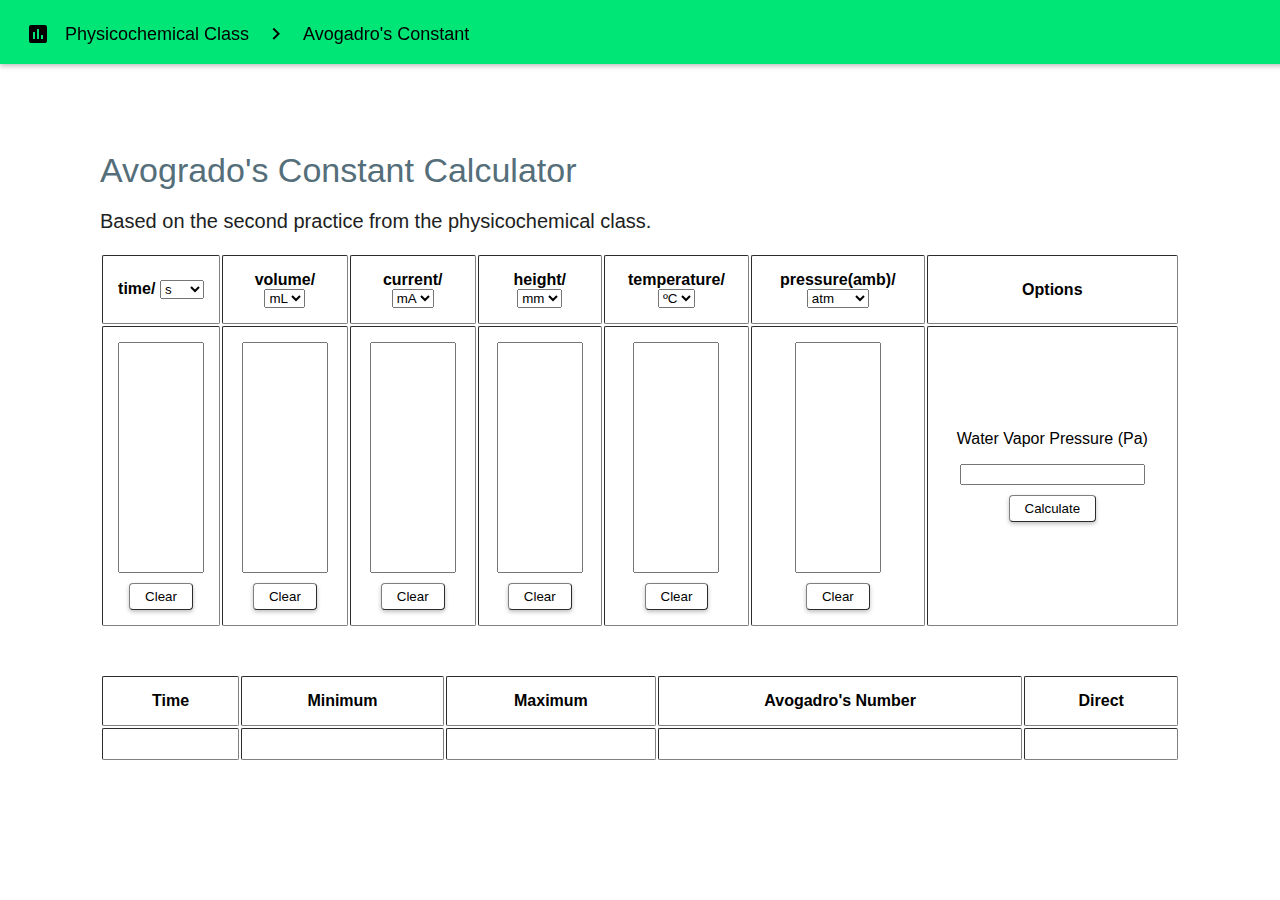
<file: area.html>
<!-- P�gina criada por Vicente Parmigiani em 26/08/2019 �s 17h-->
<html lang="pt">
	<head>
		<title>Avogadro's Constant Calculator</title>
		<link rel="icon" type="image/png" href="icon.png" />
		<link rel="stylesheet" type="text/css" href="areaS.css">
		<script src="areaJS.js"></script>
		<link href="https://fonts.googleapis.com/icon?family=Material+Icons" rel="stylesheet">
	</head>
	<body>
		<header>
			<p style="margin-top:-15px;">
				<i class="material-icons" md-24 md-dark style="vertical-align: middle;padding: 10px;">insert_chart</i>
				<text style="margin-top: 1px;vertical-align: middle;">Physicochemical Class</text>
				<i class="material-icons" md-24 md-dark style="vertical-align: middle;padding: 10px;">keyboard_arrow_right</i>
				<text style="margin-top: 1px;vertical-align: middle;">Avogadro's Constant</text>
			</p>
		</header>
		<div id="body">
			<text class="chapT">Avogrado's Constant Calculator</text>
			<p>Based on the second practice from the physicochemical class.</p>
			<div id="input">
				<table style="width:100%; padding-right:100px" border="1">
					<tr>
						<th>time/
							<select id="time">
							  <option value="s">s</option>
							  <option value="m">min</option>
							  <option value="h">h</option>
							</select>
						</th>
						<th>volume/
							<select id="volume">
							  <option value="ml">mL</option>
							  <option value="l">L</option>
							  <option value="m3">m³</option>
							</select>
						</th>
						<th>current/
							<select id="current">
							  <option value="mA">mA</option>
							  <option value="A">A</option>
							</select>
						</th>
						<th>height/
							<select id="height">
							  <option value="mm">mm</option>
							  <option value="cm">cm</option>
								<option value="m">m</option>
							</select>
						</th>
						<th>temperature/
							<select id="temperature">
							  <option value="c">ºC</option>
							  <option value="f">ºF</option>
								<option value="k">K</option>
							</select>
						</th>
						<th>pressure(amb)/
							<select id="pressure">
							  <option value="atm">atm</option>
								<option value="bar">bar</option>
								<option value="mmhg">mmHg</option>
								<option value="pa">Pa</option>
							</select>
						</th>
						<th>
							Options
						</th>
					</tr>
					<tr class="textareatable">
						<td><textarea id="ta1" class="textarea" rows="15" cols="8"></textarea><br/><button onclick="clear(1)">Clear</button></td>
						<td><textarea id="ta2" class="textarea" rows="15" cols="8"></textarea><br/><button onclick="clear(2)">Clear</button></td>
						<td><textarea id="ta3" class="textarea" rows="15" cols="8"></textarea><br/><button onclick="clear(3)">Clear</button></td>
						<td><textarea id="ta4" class="textarea" rows="15" cols="8"></textarea><br/><button onclick="clear(4)">Clear</button></td>
						<td><textarea id="ta5" class="textarea" rows="15" cols="8"></textarea><br/><button onclick="clear(5)">Clear</button></td>
						<td><textarea id="ta6" class="textarea" rows="15" cols="8"></textarea><br/><button onclick="clear(6)">Clear</button></td>
						<td><p>Water Vapor Pressure (Pa)</p><input id="wvp" type="number"></input><button onclick="solve()">Calculate</button></td>
					</tr>
				</table>
			</div>
			<br/>
			<br/>
			<table style="width:100%; padding-right:100px; margin-bottom: 100px" border="1">
				<tr>
					<th>Time</th>
					<th>Minimum</th>
					<th>Maximum</th>
					<th>Avogadro's Number</th>
					<th>Direct</th>
				</tr>
				<tr>
					<td id="timeR"></td>
					<td id="minR"></td>
					<td id="maxR"></td>
					<td id="avogR"></td>
					<td id="directR"></td>
				</tr>
			</table>
		</div>
	</body>
</html>
</file>
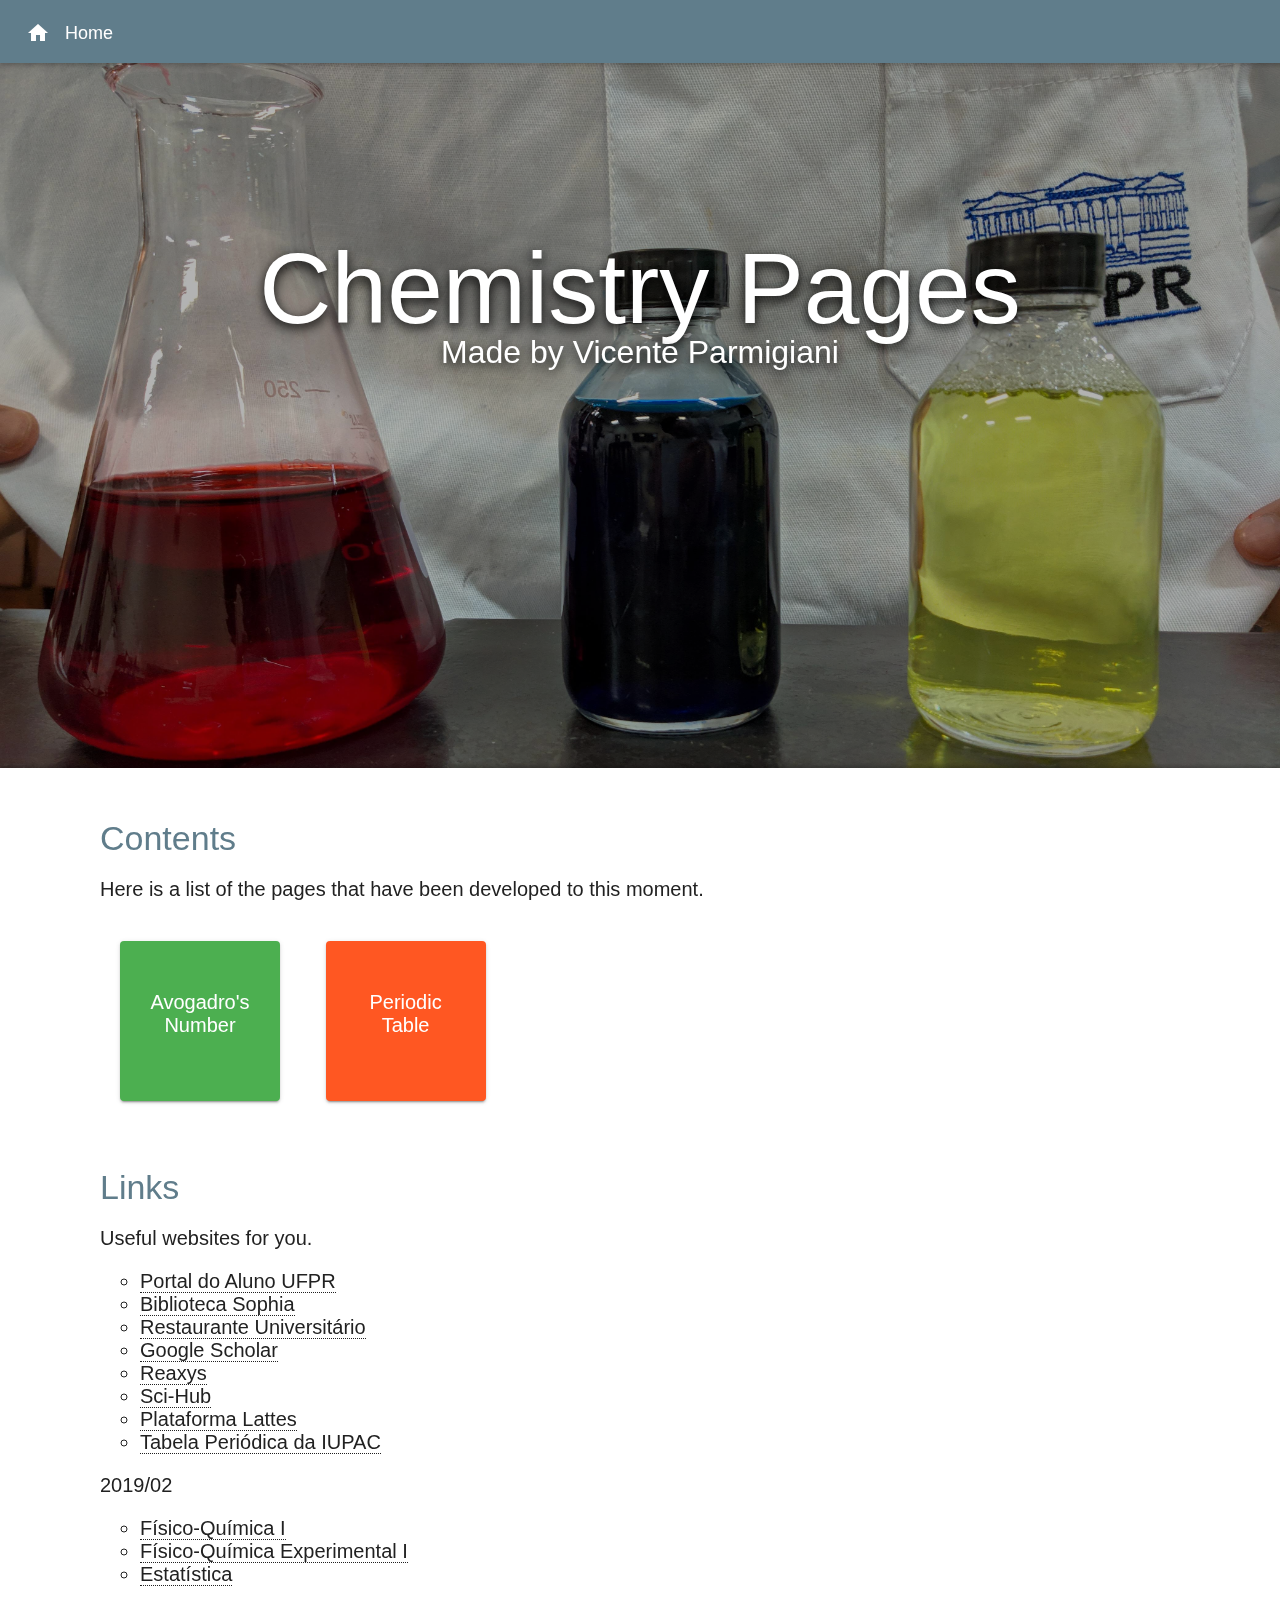
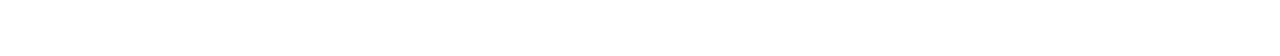
<file: src/home.html>
<!-- P�gina criada por Vicente Parmigiani em 25/08/2019 �s 19h-->
<html>
	<head>
		<title>Chemistry Pages</title>
		<link rel="icon" type="image/png" href="icon.png" />
		<link rel="stylesheet" type="text/css" href="style.css">
    <link href="https://fonts.googleapis.com/icon?family=Material+Icons"
      rel="stylesheet">
		<script src="int.js"></script>
	</head>
  <input type="button" class="TopH" id="go2Top" value="Back to top" onclick="scrollToTop()"></input>
	<body onload="load()">
		<div id="header">
			<p style="margin-top:-15px;">
				<i class="material-icons" md-24 md-light style="vertical-align: middle;padding: 10px;">home</i>
				<text style="margin-top: 1px;vertical-align: middle;">Home</text>
			</p>
		</div>
		<div style="-webkit-filter:brightness(70%)" class="background-video"></div>
		<div id="pre-body">
			<text id="mainT" class="pre-body-title">Chemistry Pages</text>
			<br>
			<text id="subT" class="pre-body-subtitle">Made by Vicente Parmigiani</text>
		</div>
		<div id="body">
			<text class="chapT">Contents</text>
			<p style="margin-right: 4%">Here is a list of the pages that have been developed to this moment.</p>
			<div id="applist">
				<a href="pages/areacalculator/area.html"><div class="appcard" style="background-color:#4CAF50">Avogadro's Number</div></a>
				<a href="pages/periodictable/table.html"><div class="appcard" style="background-color:#FF5722">Periodic Table</div></a>
				<!-- a href="Esp.html"><div class="appcard" style="background-color:#FFEB3B">Espanhol</div></a>
				<a href="Fil.html"><div class="appcard" style="background-color:#795548">Filosofia</div></a>
				<a href="Phisics.html"><div class="appcard" style="background-color:#009688">F�sica</div></a>
				<a href="Geo.html"><div class="appcard" style="background-color:#2196F3">Geografia</div></a>
				<a href="Art.html"><div class="appcard" style="background-color:#9C27B0">Arte</div></a>
				<a href="Lit.html"><div class="appcard" style="background-color:#E91E63">Literatura</div></a>
				<a href="Math.html"><div class="appcard" style="background-color:#FFC107">Analytical Chemistry</div></a>
				<a href="TXT.html"><div class="appcard" style="background-color:#3F51B5">Texto</div></a>
				<a href="Quimic.html"><div class="appcard" style="background-color:#8BC34A">Qu�mica</div></a>
				-->
			</div>
			<br><br>
			<text class="chapT">Links</text>
			<p>Useful websites for you.</p>
			<ul style="list-style-type: circle;">
				<li><a class="normal" href="https://portaldoaluno.ufpr.br/">Portal do Aluno UFPR</a></li>
				<li><a class="normal" href="http://acervo.ufpr.br/">Biblioteca Sophia</a></li>
				<li><a class="normal" href="http://www.pra.ufpr.br/portal/ru/ru-centro-politecnico/">Restaurante Universit&#225;rio</a></li>
				<li><a class="normal" href="https://scholar.google.com/">Google Scholar</a></li>
				<li><a class="normal" href="https://www.reaxys.com/">Reaxys</a></li>
				<li><a class="normal" href="https://sci-hub.tw/">Sci-Hub</a></li>
				<li><a class="normal" href="http://lattes.cnpq.br/">Plataforma Lattes</a></li>
				<li><a class="normal" href="https://iupac.org/wp-content/uploads/2018/12/IUPAC_Periodic_Table_A3-01Dec18.pdf">Tabela Peri&#243;dica da IUPAC</a></li>
			</ul>
			<p>2019/02</p>
			<ul style="list-style-type: circle;">
				<li><a class="normal" href="http://quimica.ufpr.br/edulsa/cq238/">Físico-Qu&#237;mica I</a></li>
				<li><a class="normal" href="http://quimica.ufpr.br/edulsa/cq239/">Físico-Qu&#237;mica Experimental I</a></li>
				<li><a class="normal" href="https://luanfiorentin.github.io/aulas-ufpr/">Estat&#237;stica</a></li>
			</ul>
		</div>
	</body>
</html>
</file>
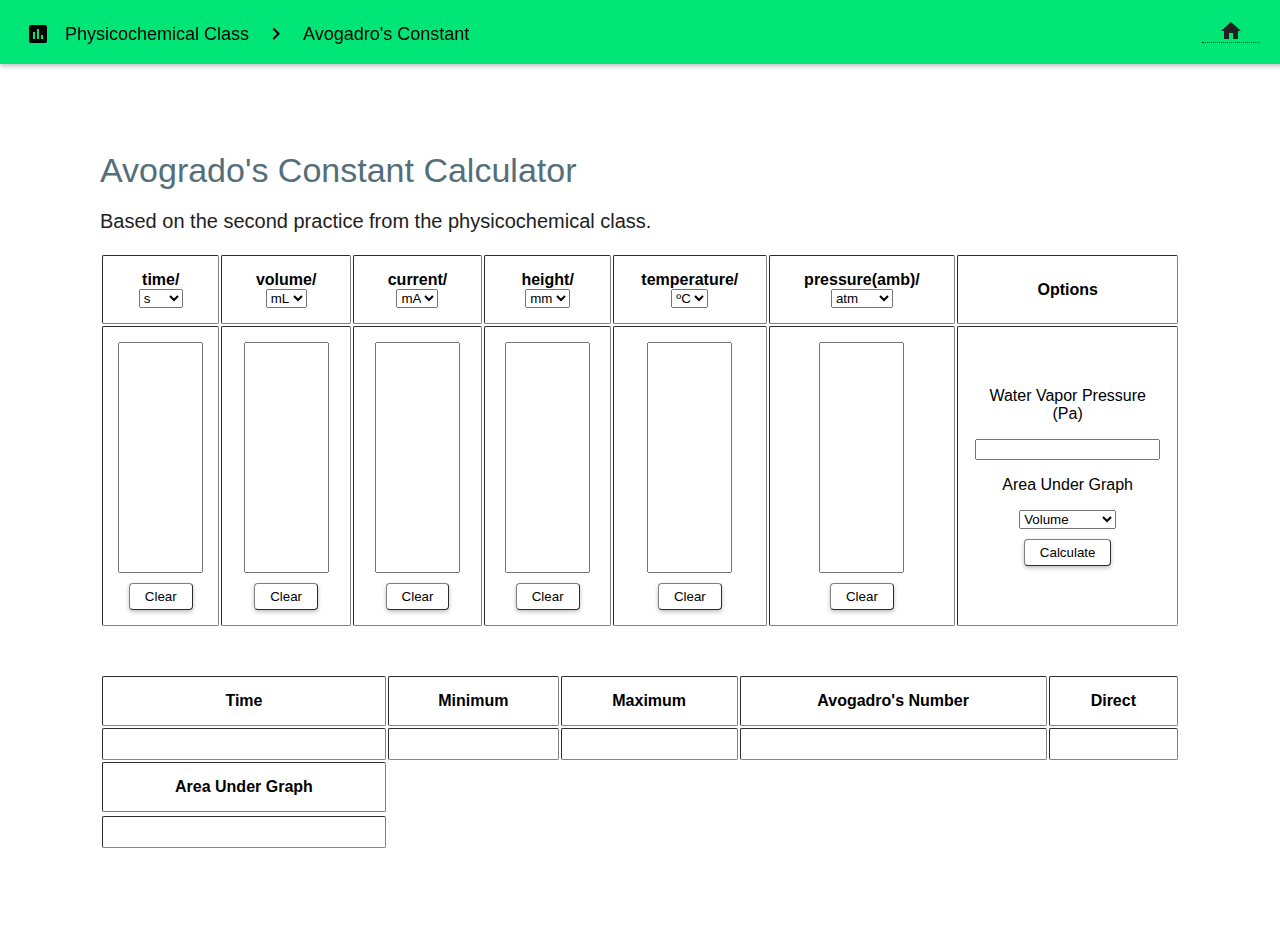
<file: src/pages/areacalculator/area.html>
<!-- P�gina criada por Vicente Parmigiani em 26/08/2019 �s 17h-->
<html lang="pt">
	<head>
		<title>Avogadro's Constant Calculator</title>
		<link rel="icon" type="image/png" href="icon.png" />
		<link rel="stylesheet" type="text/css" href="areaS.css">
		<script src="areaJS.js"></script>
		<link href="https://fonts.googleapis.com/icon?family=Material+Icons" rel="stylesheet">
	</head>
	<body>
		<header>
			<p style="margin-top:-15px;">
				<i class="material-icons" md-24 md-dark style="vertical-align: middle;padding: 10px;">insert_chart</i>
				<text style="margin-top: 1px;vertical-align: middle;">Physicochemical Class</text>
				<i class="material-icons" md-24 md-dark style="vertical-align: middle;padding: 10px;">keyboard_arrow_right</i>
				<text style="margin-top: 1px;vertical-align: middle;">Avogadro's Constant</text>
				<text style="vertical-align: middle; position:fixed; right:20px; top: 2px; cursor: pointer">
					<a href='https://vicente4278.github.io/QUFPR/src/home.html' class="normalA">
						<i class="material-icons" md-24 md-light style="padding: 17px; vertical-align: sub">home</i>
					</a>
				</text>
			</p>
		</header>
		<div id="body">
			<text class="chapT">Avogrado's Constant Calculator</text>
			<p>Based on the second practice from the physicochemical class.</p>
			<div id="input">
				<table style="width:100%; padding-right:100px" border="1">
					<tr>
						<th>time/
							<select id="time">
							  <option value="s">s</option>
							  <option value="m">min</option>
							  <option value="h">h</option>
							</select>
						</th>
						<th>volume/
							<select id="volume">
							  <option value="ml">mL</option>
							  <option value="l">L</option>
							  <option value="m3">m³</option>
							</select>
						</th>
						<th>current/
							<select id="current">
							  <option value="mA">mA</option>
							  <option value="A">A</option>
							</select>
						</th>
						<th>height/
							<select id="height">
							  <option value="mm">mm</option>
							  <option value="cm">cm</option>
								<option value="m">m</option>
							</select>
						</th>
						<th>temperature/
							<select id="temperature">
							  <option value="c">ºC</option>
							  <option value="f">ºF</option>
								<option value="k">K</option>
							</select>
						</th>
						<th>pressure(amb)/
							<select id="pressure">
							  <option value="atm">atm</option>
								<option value="bar">bar</option>
								<option value="mmhg">mmHg</option>
								<option value="pa">Pa</option>
							</select>
						</th>
						<th>
							Options
						</th>
					</tr>
					<tr class="textareatable">
						<td><textarea id="ta1" class="textarea" rows="15" cols="8"></textarea><br/><button id="b1" onclick="clear(1)">Clear</button></td>
						<td><textarea id="ta2" class="textarea" rows="15" cols="8"></textarea><br/><button id="b2" onclick="clear(2)">Clear</button></td>
						<td><textarea id="ta3" class="textarea" rows="15" cols="8"></textarea><br/><button id="b3" onclick="clear(3)">Clear</button></td>
						<td><textarea id="ta4" class="textarea" rows="15" cols="8"></textarea><br/><button id="b4" onclick="clear(4)">Clear</button></td>
						<td><textarea id="ta5" class="textarea" rows="15" cols="8"></textarea><br/><button id="b5" onclick="clear(5)">Clear</button></td>
						<td><textarea id="ta6" class="textarea" rows="15" cols="8"></textarea><br/><button id="b6" onclick="clear(6)">Clear</button></td>
						<td>
							<p>Water Vapor Pressure (Pa)</p>
							<input id="wvp" type="number"></input>
							<br/>
							<p>Area Under Graph</p>
							<select id="graphBase">
								<option value="1">Volume</option>
								<option value="2">Pressure</option>
								<option value="3">Height</option>
								<option value="4">Current</option>
								<option value="5">Temperature</option>
							</select>
							<br/>
							<button onclick="solve()">Calculate</button>
						</td>
					</tr>
				</table>
			</div>
			<br/>
			<br/>
			<table style="width:100%; padding-right:100px; margin-bottom: 100px" border="1">
				<tr>
					<th>Time</th>
					<th>Minimum</th>
					<th>Maximum</th>
					<th>Avogadro's Number</th>
					<th>Direct</th>
				</tr>
				<tr>
					<td id="timeR"></td>
					<td id="minR"></td>
					<td id="maxR"></td>
					<td id="avogR"></td>
					<td id="directR"></td>
				</tr>
				<tr>
					<th>Area Under Graph</th>
				<tr>
				<tr>
					<td id=areaUnderGraph></td>
				</tr>
			</table>
		</div>
	</body>
</html>
</file>
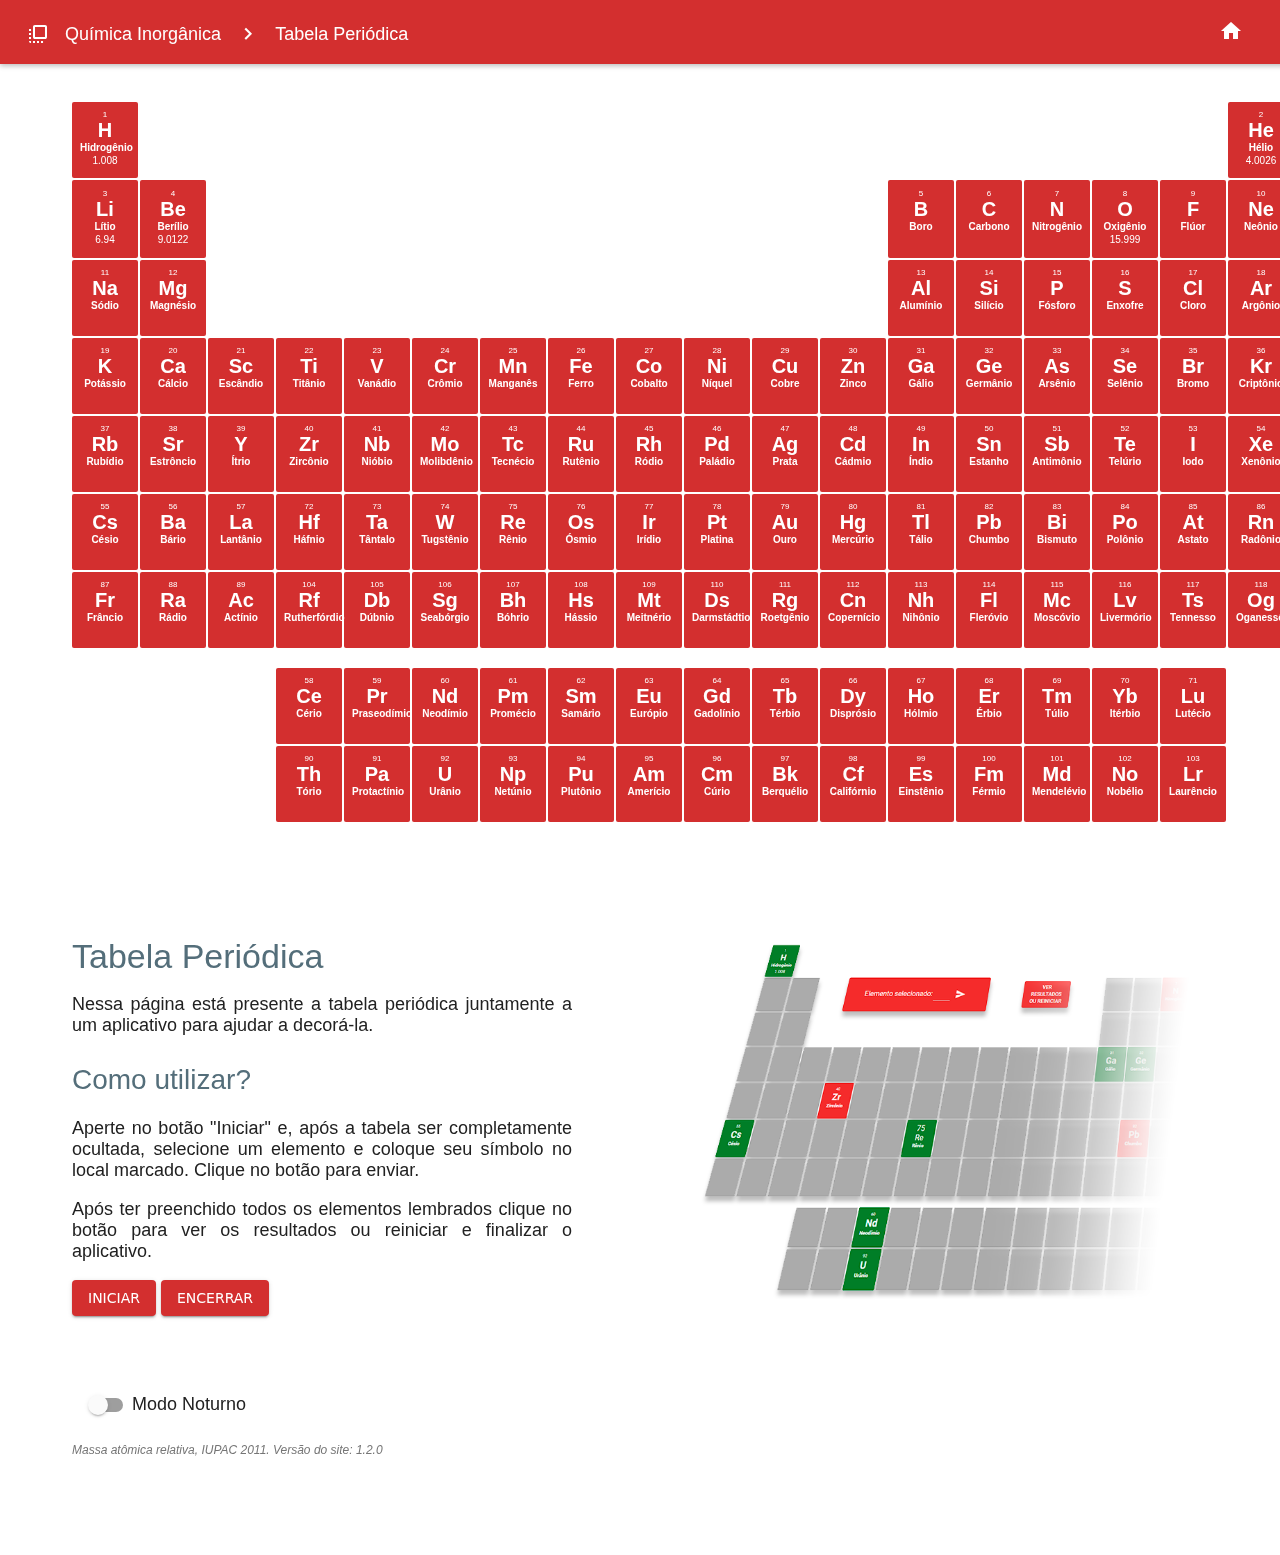
<file: src/pages/periodictable/table.html>
<!-- P�gina criada por Vicente Parmigiani em 31/08/2019 �s 16h-->
<html xmlns="http://www.w3.org/1999/xhtml" lang="pt-BR" xml:lang="pt-BR">
	<head>
		<!--meta http-equiv="Content-Type" content="text/html;charset=ISO-639-1" -->
		<title>Tabela Peri&#243;dica</title>
		<link rel="icon" type="image/png" href="icon.png" />
		<link rel="stylesheet" type="text/css" href="tableS.css">
		<script src="tableJS.js"></script>
		<link href="https://fonts.googleapis.com/icon?family=Material+Icons" rel="stylesheet">
	</head>
	<body id="theBody">
		<header style="-moz-user-select: none; -webkit-user-select: none; -ms-user-select:none; user-select:none;-o-user-select:none;" unselectable="on">
			<p style="margin-top:-15px;">
				<i class="material-icons" md-24 md-light style="vertical-align: middle;padding: 10px;">flip_to_front</i>
				<text style="margin-top: 1px;vertical-align: middle;">Qu&#237;mica Inorg&#226;nica</text>
				<i class="material-icons" md-24 md-light style="vertical-align: middle;padding: 10px;">keyboard_arrow_right</i>
				<text style="margin-top: 1px;vertical-align: middle;">Tabela Peri&#243;dica</text>
				<text style="vertical-align: middle; position:fixed; right:20px; top: 2px; cursor: pointer">
					<a href='https://vicenteparmi.github.io/QUFPR/src/home.html' class="normalA">
						<i class="material-icons" md-24 md-light style="padding: 17px; vertical-align: sub">home</i>
					</a>
				</text>
			</p>
		</header>
		<div id="body">
			<div id="input">
				<table style="-moz-user-select: none; -webkit-user-select: none; -ms-user-select:none; user-select:none;-o-user-select:none;" unselectable="on">
					<tr>
						<td onclick="toggleCell(this)" id="el1">
							<div class="spacer">
								<text class="zNumber">1</text><br/>
								<text class="symbol">H</text><br/>
								<text class="elementName">Hidrog&#234;nio</text><br/>
								<div class="atomicMass">1.008</div>
							</div>
						</td>
						<td class="null"></td>
						<td class="null"></td>
						<td class="null"></td>
						<td class="null"></td>
						<td class="null"></td>
						<td class="null"></td>
						<td class="null"></td>
						<td class="null"></td>
						<td class="null"></td>
						<td class="null"></td>
						<td class="null"></td>
						<td class="null"></td>
						<td class="null"></td>
						<td class="null"></td>
						<td class="null"></td>
						<td class="null"></td>
						<td onclick="toggleCell(this)" id="el2">
							<div class="spacer">
								<text class="zNumber">2</text><br/>
								<text class="symbol">He</text><br/>
								<text class="elementName">H&#233;lio</text><br/>
								<div class="atomicMass">4.0026</div>
							</div>
						</td>
					</tr>
					<tr>
						<td onclick="toggleCell(this)" id="el3">
							<div class="spacer">
								<text class="zNumber">3</text><br/>
								<text class="symbol">Li</text><br/>
								<text class="elementName">L&#237;tio</text><br/>
								<div class="atomicMass">6.94</div>
							</div>
						</td>
						<td onclick="toggleCell(this)" id="el4">
							<div class="spacer">
								<text class="zNumber">4</text><br/>
								<text class="symbol">Be</text><br/>
								<text class="elementName">Ber&#237;lio</text><br/>
								<div class="atomicMass">9.0122</div>
							</div>
						</td>
						<td class="null"></td>
						<td colspan="5" class="null" id="game1" style="margin: 8px;">
							<text>Elemento selecionado: </text>
							<input type="name" id="answerInput"></input><i onclick="checkAnswer()" class="material-icons" md-18 md-light style="vertical-align: middle;padding: 10px; cursor: pointer">send</i>
						</td>
						<td class="null"></td>
						<td colspan="2" class="null" onclick="summary()" id="game2"><button style="height:62px; line-height: 16px; width:110px; font-size: 12px;" class="spacer">Ver resultados ou reiniciar</button></td>
						<td class="null"></td>
						<td onclick="toggleCell(this)" id="el5">
							<div class="spacer">
								<text class="zNumber">5</text><br/>
								<text class="symbol">B</text><br/>
								<text class="elementName">Boro</text><br/>
								<div class="atomicMass"></div>
							</div>
						</td>
						<td onclick="toggleCell(this)" id="el6">
							<div class="spacer">
								<text class="zNumber">6</text><br/>
								<text class="symbol">C</text><br/>
								<text class="elementName">Carbono</text><br/>
								<div class="atomicMass"></div>
							</div>
						</td>
						<td onclick="toggleCell(this)" id="el7">
							<div class="spacer">
								<text class="zNumber">7</text><br/>
								<text class="symbol">N</text><br/>
								<text class="elementName">Nitrog&#234;nio</text><br/>
								<div class="atomicMass"></div>
							</div>
						</td>
						<td onclick="toggleCell(this)" id="el8">
							<div class="spacer">
								<text class="zNumber">8</text><br/>
								<text class="symbol">O</text><br/>
								<text class="elementName">Oxig&#234;nio</text><br/>
								<div class="atomicMass">15.999</div>
							</div>
						</td>
						<td onclick="toggleCell(this)" id="el9">
							<div class="spacer">
								<text class="zNumber">9</text><br/>
								<text class="symbol">F</text><br/>
								<text class="elementName">Fl&#250;or</text><br/>
								<div class="atomicMass"></div>
							</div>
						</td>
						<td onclick="toggleCell(this)" id="el10">
							<div class="spacer">
								<text class="zNumber">10</text><br/>
								<text class="symbol">Ne</text><br/>
								<text class="elementName">Ne&#244;nio</text><br/>
								<div class="atomicMass"></div>
							</div>
						</td>
					</tr>
					<tr>
						<td onclick="toggleCell(this)" id="el11">
							<div class="spacer">
								<text class="zNumber">11</text><br/>
								<text class="symbol">Na</text><br/>
								<text class="elementName">S&#243;dio</text><br/>
								<div class="atomicMass"></div>
							</div>
						</td>
						<td onclick="toggleCell(this)" id="el12">
							<div class="spacer">
								<text class="zNumber">12</text><br/>
								<text class="symbol">Mg</text><br/>
								<text class="elementName">Magn&#233;sio</text><br/>
								<div class="atomicMass"></div>
							</div>
						</td>
						<td class="null"></td>
						<td class="null"></td>
						<td class="null"></td>
						<td class="null"></td>
						<td class="null"></td>
						<td class="null"></td>
						<td class="null"></td>
						<td class="null"></td>
						<td class="null"></td>
						<td class="null"></td>
						<td onclick="toggleCell(this)" id="el13">
							<div class="spacer">
								<text class="zNumber">13</text><br/>
								<text class="symbol">Al</text><br/>
								<text class="elementName">Alum&#237;nio</text><br/>
								<div class="atomicMass"></div>
							</div>
						</td>
						<td onclick="toggleCell(this)" id="el14">
							<div class="spacer">
								<text class="zNumber">14</text><br/>
								<text class="symbol">Si</text><br/>
								<text class="elementName">Sil&#237;cio</text><br/>
								<div class="atomicMass"></div>
							</div>
						</td>
						<td onclick="toggleCell(this)" id="el15">
							<div class="spacer">
								<text class="zNumber">15</text><br/>
								<text class="symbol">P</text><br/>
								<text class="elementName">F&#243;sforo</text><br/>
								<div class="atomicMass"></div>
							</div>
						</td>
						<td onclick="toggleCell(this)" id="el16">
							<div class="spacer">
								<text class="zNumber">16</text><br/>
								<text class="symbol">S</text><br/>
								<text class="elementName">Enxofre</text><br/>
								<div class="atomicMass"></div>
							</div>
						</td>
						<td onclick="toggleCell(this)" id="el17">
							<div class="spacer">
								<text class="zNumber">17</text><br/>
								<text class="symbol">Cl</text><br/>
								<text class="elementName">Cloro</text><br/>
								<div class="atomicMass"></div>
							</div>
						</td>
						<td onclick="toggleCell(this)" id="el18">
							<div class="spacer">
								<text class="zNumber">18</text><br/>
								<text class="symbol">Ar</text><br/>
								<text class="elementName">Arg&#244;nio</text><br/>
								<div class="atomicMass"></div>
							</div>
						</td>
					</tr>
					<tr>
						<td onclick="toggleCell(this)" id="el19">
							<div class="spacer">
								<text class="zNumber">19</text><br/>
								<text class="symbol">K</text><br/>
								<text class="elementName">Pot&#225;ssio</text><br/>
								<div class="atomicMass"></div>
							</div>
						</td>
						<td onclick="toggleCell(this)" id="el20">
							<div class="spacer">
								<text class="zNumber">20</text><br/>
								<text class="symbol">Ca</text><br/>
								<text class="elementName">C&#225;lcio</text><br/>
								<div class="atomicMass"></div>
							</div>
						</td>
						<td onclick="toggleCell(this)" id="el21">
							<div class="spacer">
								<text class="zNumber">21</text><br/>
								<text class="symbol">Sc</text><br/>
								<text class="elementName">Esc&#226;ndio</text><br/>
								<div class="atomicMass"></div>
							</div>
						</td>
						<td onclick="toggleCell(this)" id="el22">
							<div class="spacer">
								<text class="zNumber">22</text><br/>
								<text class="symbol">Ti</text><br/>
								<text class="elementName">Tit&#226;nio</text><br/>
								<div class="atomicMass"></div>
							</div>
						</td>
						<td onclick="toggleCell(this)" id="el23">
							<div class="spacer">
								<text class="zNumber">23</text><br/>
								<text class="symbol">V</text><br/>
								<text class="elementName">Van&#225;dio</text><br/>
								<div class="atomicMass"></div>
							</div>
						</td>
						<td onclick="toggleCell(this)" id="el24">
							<div class="spacer">
								<text class="zNumber">24</text><br/>
								<text class="symbol">Cr</text><br/>
								<text class="elementName">Cr&#244;mio</text><br/>
								<div class="atomicMass"></div>
							</div>
						</td>
						<td onclick="toggleCell(this)" id="el25">
							<div class="spacer">
								<text class="zNumber">25</text><br/>
								<text class="symbol">Mn</text><br/>
								<text class="elementName">Mangan&#234;s</text><br/>
								<div class="atomicMass"></div>
							</div>
						</td>
						<td onclick="toggleCell(this)" id="el26">
							<div class="spacer">
								<text class="zNumber">26</text><br/>
								<text class="symbol">Fe</text><br/>
								<text class="elementName">Ferro</text><br/>
								<div class="atomicMass"></div>
							</div>
						</td>
						<td onclick="toggleCell(this)" id="el27">
							<div class="spacer">
								<text class="zNumber">27</text><br/>
								<text class="symbol">Co</text><br/>
								<text class="elementName">Cobalto</text><br/>
								<div class="atomicMass"></div>
							</div>
						</td>
						<td onclick="toggleCell(this)" id="el28">
							<div class="spacer">
								<text class="zNumber">28</text><br/>
								<text class="symbol">Ni</text><br/>
								<text class="elementName">N&#237;quel</text><br/>
								<div class="atomicMass"></div>
							</div>
						</td>
						<td onclick="toggleCell(this)" id="el29">
							<div class="spacer">
								<text class="zNumber">29</text><br/>
								<text class="symbol">Cu</text><br/>
								<text class="elementName">Cobre</text><br/>
								<div class="atomicMass"></div>
							</div>
						</td>
						<td onclick="toggleCell(this)" id="el30">
							<div class="spacer">
								<text class="zNumber">30</text><br/>
								<text class="symbol">Zn</text><br/>
								<text class="elementName">Zinco</text><br/>
								<div class="atomicMass"></div>
							</div>
						</td>
						<td onclick="toggleCell(this)" id="el31">
							<div class="spacer">
								<text class="zNumber">31</text><br/>
								<text class="symbol">Ga</text><br/>
								<text class="elementName">G&#225;lio</text><br/>
								<div class="atomicMass"></div>
							</div>
						</td>
						<td onclick="toggleCell(this)" id="el32">
							<div class="spacer">
								<text class="zNumber">32</text><br/>
								<text class="symbol">Ge</text><br/>
								<text class="elementName">Germ&#226;nio</text><br/>
								<div class="atomicMass"></div>
							</div>
						</td>
						<td onclick="toggleCell(this)" id="el33">
							<div class="spacer">
								<text class="zNumber">33</text><br/>
								<text class="symbol">As</text><br/>
								<text class="elementName">Ars&#234;nio</text><br/>
								<div class="atomicMass"></div>
							</div>
						</td>
						<td onclick="toggleCell(this)" id="el34">
							<div class="spacer">
								<text class="zNumber">34</text><br/>
								<text class="symbol">Se</text><br/>
								<text class="elementName">Sel&#234;nio</text><br/>
								<div class="atomicMass"></div>
							</div>
						</td>
						<td onclick="toggleCell(this)" id="el35">
							<div class="spacer">
								<text class="zNumber">35</text><br/>
								<text class="symbol">Br</text><br/>
								<text class="elementName">Bromo</text><br/>
								<div class="atomicMass"></div>
							</div>
						</td>
						<td onclick="toggleCell(this)" id="el36">
							<div class="spacer">
								<text class="zNumber">36</text><br/>
								<text class="symbol">Kr</text><br/>
								<text class="elementName">Cript&#244;nio</text><br/>
								<div class="atomicMass"></div>
							</div>
						</td>
					</tr>
					<tr>
						<td onclick="toggleCell(this)" id="el37">
							<div class="spacer">
								<text class="zNumber">37</text><br/>
								<text class="symbol">Rb</text><br/>
								<text class="elementName">Rub&#237;dio</text><br/>
								<div class="atomicMass"></div>
							</div>
						</td>
						<td onclick="toggleCell(this)" id="el38">
							<div class="spacer">
								<text class="zNumber">38</text><br/>
								<text class="symbol">Sr</text><br/>
								<text class="elementName">Estr&#244;ncio</text><br/>
								<div class="atomicMass"></div>
							</div>
						</td>
						<td onclick="toggleCell(this)" id="el39">
							<div class="spacer">
								<text class="zNumber">39</text><br/>
								<text class="symbol">Y</text><br/>
								<text class="elementName">&#205;trio</text><br/>
								<div class="atomicMass"></div>
							</div>
						</td>
						<td onclick="toggleCell(this)" id="el40">
							<div class="spacer">
								<text class="zNumber">40</text><br/>
								<text class="symbol">Zr</text><br/>
								<text class="elementName">Zirc&#244;nio</text><br/>
								<div class="atomicMass"></div>
							</div>
						</td>
						<td onclick="toggleCell(this)" id="el41">
							<div class="spacer">
								<text class="zNumber">41</text><br/>
								<text class="symbol">Nb</text><br/>
								<text class="elementName">Ni&#243;bio</text><br/>
								<div class="atomicMass"></div>
							</div>
						</td>
						<td onclick="toggleCell(this)" id="el42">
							<div class="spacer">
								<text class="zNumber">42</text><br/>
								<text class="symbol">Mo</text><br/>
								<text class="elementName">Molibd&#234;nio</text><br/>
								<div class="atomicMass"></div>
							</div>
						</td>
						<td onclick="toggleCell(this)" id="el43">
							<div class="spacer">
								<text class="zNumber">43</text><br/>
								<text class="symbol">Tc</text><br/>
								<text class="elementName">Tecn&#233;cio</text><br/>
								<div class="atomicMass"></div>
							</div>
						</td>
						<td onclick="toggleCell(this)" id="el44">
							<div class="spacer">
								<text class="zNumber">44</text><br/>
								<text class="symbol">Ru</text><br/>
								<text class="elementName">Rut&#234;nio</text><br/>
								<div class="atomicMass"></div>
							</div>
						</td>
						<td onclick="toggleCell(this)" id="el45">
							<div class="spacer">
								<text class="zNumber">45</text><br/>
								<text class="symbol">Rh</text><br/>
								<text class="elementName">R&#243;dio</text><br/>
								<div class="atomicMass"></div>
							</div>
						</td>
						<td onclick="toggleCell(this)" id="el46">
							<div class="spacer">
								<text class="zNumber">46</text><br/>
								<text class="symbol">Pd</text><br/>
								<text class="elementName">Pal&#225;dio</text><br/>
								<div class="atomicMass"></div>
							</div>
						</td>
						<td onclick="toggleCell(this)" id="el47">
							<div class="spacer">
								<text class="zNumber">47</text><br/>
								<text class="symbol">Ag</text><br/>
								<text class="elementName">Prata</text><br/>
								<div class="atomicMass"></div>
							</div>
						</td>
						<td onclick="toggleCell(this)" id="el48">
							<div class="spacer">
								<text class="zNumber">48</text><br/>
								<text class="symbol">Cd</text><br/>
								<text class="elementName">C&#225;dmio</text><br/>
								<div class="atomicMass"></div>
							</div>
						</td>
						<td onclick="toggleCell(this)" id="el49">
							<div class="spacer">
								<text class="zNumber">49</text><br/>
								<text class="symbol">In</text><br/>
								<text class="elementName">&#205;ndio</text><br/>
								<div class="atomicMass"></div>
							</div>
						</td>
						<td onclick="toggleCell(this)" id="el50">
							<div class="spacer">
								<text class="zNumber">50</text><br/>
								<text class="symbol">Sn</text><br/>
								<text class="elementName">Estanho</text><br/>
								<div class="atomicMass"></div>
							</div>
						</td>
						<td onclick="toggleCell(this)" id="el51">
							<div class="spacer">
								<text class="zNumber">51</text><br/>
								<text class="symbol">Sb</text><br/>
								<text class="elementName">Antim&#244;nio</text><br/>
								<div class="atomicMass"></div>
							</div>
						</td>
						<td onclick="toggleCell(this)" id="el52">
							<div class="spacer">
								<text class="zNumber">52</text><br/>
								<text class="symbol">Te</text><br/>
								<text class="elementName">Tel&#250;rio</text><br/>
								<div class="atomicMass"></div>
							</div>
						</td>
						<td onclick="toggleCell(this)" id="el53">
							<div class="spacer">
								<text class="zNumber">53</text><br/>
								<text class="symbol">I</text><br/>
								<text class="elementName">Iodo</text><br/>
								<div class="atomicMass"></div>
							</div>
						</td>
						<td onclick="toggleCell(this)" id="el54">
							<div class="spacer">
								<text class="zNumber">54</text><br/>
								<text class="symbol">Xe</text><br/>
								<text class="elementName">Xen&#244;nio</text><br/>
								<div class="atomicMass"></div>
							</div>
						</td>
					</tr>
					<tr>
						<td onclick="toggleCell(this)" id="el55">
							<div class="spacer">
								<text class="zNumber">55</text><br/>
								<text class="symbol">Cs</text><br/>
								<text class="elementName">C&#233;sio</text><br/>
								<div class="atomicMass"></div>
							</div>
						</td>
						<td onclick="toggleCell(this)" id="el56">
							<div class="spacer">
								<text class="zNumber">56</text><br/>
								<text class="symbol">Ba</text><br/>
								<text class="elementName">B&#225;rio</text><br/>
								<div class="atomicMass"></div>
							</div>
						</td>
						<td onclick="toggleCell(this)" id="el57">
							<div class="spacer">
								<text class="zNumber">57</text><br/>
								<text class="symbol">La</text><br/>
								<text class="elementName">Lant&#226;nio</text><br/>
								<div class="atomicMass"></div>
							</div>
						</td>
						<td onclick="toggleCell(this)" id="el72">
							<div class="spacer">
								<text class="zNumber">72</text><br/>
								<text class="symbol">Hf</text><br/>
								<text class="elementName">H&#225;fnio</text><br/>
								<div class="atomicMass"></div>
							</div>
						</td>
						<td onclick="toggleCell(this)" id="el73">
							<div class="spacer">
								<text class="zNumber">73</text><br/>
								<text class="symbol">Ta</text><br/>
								<text class="elementName">T&#226;ntalo</text><br/>
								<div class="atomicMass"></div>
							</div>
						</td>
						<td onclick="toggleCell(this)" id="el74">
							<div class="spacer">
								<text class="zNumber">74</text><br/>
								<text class="symbol">W</text><br/>
								<text class="elementName">Tugst&#234;nio</text><br/>
								<div class="atomicMass"></div>
							</div>
						</td>
						<td onclick="toggleCell(this)" id="el75">
							<div class="spacer">
								<text class="zNumber">75</text><br/>
								<text class="symbol">Re</text><br/>
								<text class="elementName">R&#234;nio</text><br/>
								<div class="atomicMass"></div>
							</div>
						</td>
						<td onclick="toggleCell(this)" id="el76">
							<div class="spacer">
								<text class="zNumber">76</text><br/>
								<text class="symbol">Os</text><br/>
								<text class="elementName">&#211;smio</text><br/>
								<div class="atomicMass"></div>
							</div>
						</td>
						<td onclick="toggleCell(this)" id="el77">
							<div class="spacer">
								<text class="zNumber">77</text><br/>
								<text class="symbol">Ir</text><br/>
								<text class="elementName">Ir&#237;dio</text><br/>
								<div class="atomicMass"></div>
							</div>
						</td>
						<td onclick="toggleCell(this)" id="el78">
							<div class="spacer">
								<text class="zNumber">78</text><br/>
								<text class="symbol">Pt</text><br/>
								<text class="elementName">Platina</text><br/>
								<div class="atomicMass"></div>
							</div>
						</td>
						<td onclick="toggleCell(this)" id="el79">
							<div class="spacer">
								<text class="zNumber">79</text><br/>
								<text class="symbol">Au</text><br/>
								<text class="elementName">Ouro</text><br/>
								<div class="atomicMass"></div>
							</div>
						</td>
						<td onclick="toggleCell(this)" id="el80">
							<div class="spacer">
								<text class="zNumber">80</text><br/>
								<text class="symbol">Hg</text><br/>
								<text class="elementName">Merc&#250;rio</text><br/>
								<div class="atomicMass"></div>
							</div>
						</td>
						<td onclick="toggleCell(this)" id="el81">
							<div class="spacer">
								<text class="zNumber">81</text><br/>
								<text class="symbol">Tl</text><br/>
								<text class="elementName">T&#225;lio</text><br/>
								<div class="atomicMass"></div>
							</div>
						</td>
						<td onclick="toggleCell(this)" id="el82">
							<div class="spacer">
								<text class="zNumber">82</text><br/>
								<text class="symbol">Pb</text><br/>
								<text class="elementName">Chumbo</text><br/>
								<div class="atomicMass"></div>
							</div>
						</td>
						<td onclick="toggleCell(this)" id="el83">
							<div class="spacer">
								<text class="zNumber">83</text><br/>
								<text class="symbol">Bi</text><br/>
								<text class="elementName">Bismuto</text><br/>
								<div class="atomicMass"></div>
							</div>
						</td>
						<td onclick="toggleCell(this)" id="el84">
							<div class="spacer">
								<text class="zNumber">84</text><br/>
								<text class="symbol">Po</text><br/>
								<text class="elementName">Pol&#244;nio</text><br/>
								<div class="atomicMass"></div>
							</div>
						</td>
						<td onclick="toggleCell(this)" id="el85">
							<div class="spacer">
								<text class="zNumber">85</text><br/>
								<text class="symbol">At</text><br/>
								<text class="elementName">Astato</text><br/>
								<div class="atomicMass"></div>
							</div>
						</td>
						<td onclick="toggleCell(this)" id="el86">
							<div class="spacer">
								<text class="zNumber">86</text><br/>
								<text class="symbol">Rn</text><br/>
								<text class="elementName">Rad&#244;nio</text><br/>
								<div class="atomicMass"></div>
							</div>
						</td>
					</tr>
					<tr>
						<td onclick="toggleCell(this)" id="el87">
							<div class="spacer">
								<text class="zNumber">87</text><br/>
								<text class="symbol">Fr</text><br/>
								<text class="elementName">Fr&#226;ncio</text><br/>
								<div class="atomicMass"></div>
							</div>
						</td>
						<td onclick="toggleCell(this)" id="el88">
							<div class="spacer">
								<text class="zNumber">88</text><br/>
								<text class="symbol">Ra</text><br/>
								<text class="elementName">R&#225;dio</text><br/>
								<div class="atomicMass"></div>
							</div>
						</td>
						<td onclick="toggleCell(this)" id="el89">
							<div class="spacer">
								<text class="zNumber">89</text><br/>
								<text class="symbol">Ac</text><br/>
								<text class="elementName">Act&#237;nio</text><br/>
								<div class="atomicMass"></div>
							</div>
						</td>
						<td onclick="toggleCell(this)" id="el104">
							<div class="spacer">
								<text class="zNumber">104</text><br/>
								<text class="symbol">Rf</text><br/>
								<text class="elementName">Rutherf&#243;rdio</text><br/>
								<div class="atomicMass"></div>
							</div>
						</td>
						<td onclick="toggleCell(this)" id="el105">
							<div class="spacer">
								<text class="zNumber">105</text><br/>
								<text class="symbol">Db</text><br/>
								<text class="elementName">D&#250;bnio</text><br/>
								<div class="atomicMass"></div>
							</div>
						</td>
						<td onclick="toggleCell(this)" id="el106">
							<div class="spacer">
								<text class="zNumber">106</text><br/>
								<text class="symbol">Sg</text><br/>
								<text class="elementName">Seab&#243;rgio</text><br/>
								<div class="atomicMass"></div>
							</div>
						</td>
						<td onclick="toggleCell(this)" id="el107">
							<div class="spacer">
								<text class="zNumber">107</text><br/>
								<text class="symbol">Bh</text><br/>
								<text class="elementName">B&#243;hrio</text><br/>
								<div class="atomicMass"></div>
							</div>
						</td>
						<td onclick="toggleCell(this)" id="el108">
							<div class="spacer">
								<text class="zNumber">108</text><br/>
								<text class="symbol">Hs</text><br/>
								<text class="elementName">H&#225;ssio</text><br/>
								<div class="atomicMass"></div>
							</div>
						</td>
						<td onclick="toggleCell(this)" id="el109">
							<div class="spacer">
								<text class="zNumber">109</text><br/>
								<text class="symbol">Mt</text><br/>
								<text class="elementName">Meitn&#233;rio</text><br/>
								<div class="atomicMass"></div>
							</div>
						</td>
						<td onclick="toggleCell(this)" id="el110">
							<div class="spacer">
								<text class="zNumber">110</text><br/>
								<text class="symbol">Ds</text><br/>
								<text class="elementName">Darmst&#225;dtio</text><br/>
								<div class="atomicMass"></div>
							</div>
						</td>
						<td onclick="toggleCell(this)" id="el111">
							<div class="spacer">
								<text class="zNumber">111</text><br/>
								<text class="symbol">Rg</text><br/>
								<text class="elementName">Roetg&#234;nio</text><br/>
								<div class="atomicMass"></div>
							</div>
						</td>
						<td onclick="toggleCell(this)" id="el112">
							<div class="spacer">
								<text class="zNumber">112</text><br/>
								<text class="symbol">Cn</text><br/>
								<text class="elementName">Copern&#237;cio</text><br/>
								<div class="atomicMass"></div>
							</div>
						</td>
						<td onclick="toggleCell(this)" id="el113">
							<div class="spacer">
								<text class="zNumber">113</text><br/>
								<text class="symbol">Nh</text><br/>
								<text class="elementName">Nih&#244;nio</text><br/>
								<div class="atomicMass"></div>
							</div>
						</td>
						<td onclick="toggleCell(this)" id="el114">
							<div class="spacer">
								<text class="zNumber">114</text><br/>
								<text class="symbol">Fl</text><br/>
								<text class="elementName">Fler&#243;vio</text><br/>
								<div class="atomicMass"></div>
							</div>
						</td>
						<td onclick="toggleCell(this)" id="el115">
							<div class="spacer">
								<text class="zNumber">115</text><br/>
								<text class="symbol">Mc</text><br/>
								<text class="elementName">Mosc&#243;vio</text><br/>
								<div class="atomicMass"></div>
							</div>
						</td>
						<td onclick="toggleCell(this)" id="el116">
							<div class="spacer">
								<text class="zNumber">116</text><br/>
								<text class="symbol">Lv</text><br/>
								<text class="elementName">Liverm&#243;rio</text><br/>
								<div class="atomicMass"></div>
							</div>
						</td>
						<td onclick="toggleCell(this)" id="el117">
							<div class="spacer">
								<text class="zNumber">117</text><br/>
								<text class="symbol">Ts</text><br/>
								<text class="elementName">Tennesso</text><br/>
								<div class="atomicMass"></div>
							</div>
						</td>
						<td onclick="toggleCell(this)" id="el118">
							<div class="spacer">
								<text class="zNumber">118</text><br/>
								<text class="symbol">Og</text><br/>
								<text class="elementName">Oganess&#244;nio</text><br/>
								<div class="atomicMass"></div>
							</div>
						</td>
					</tr>
					<tr>
						<td onclick="toggleCell(this)" id="nullCell" class="null" style="visibility: hidden">
							<div class="spacer" style="height:0px;">
								<text class="zNumber"></text><br/>
								<text class="symbol"></text><br/>
								<text class="elementName"></text><br/>
								<div class="atomicMass"></div>
							</div>
						</td>
					</tr>
					<tr>
						<td colspan="3" class="null"></td>
						<td onclick="toggleCell(this)" id="el58">
							<div class="spacer">
								<text class="zNumber">58</text><br/>
								<text class="symbol">Ce</text><br/>
								<text class="elementName">C&#233;rio</text><br/>
								<div class="atomicMass"></div>
							</div>
						</td>
						<td onclick="toggleCell(this)" id="el59">
							<div class="spacer">
								<text class="zNumber">59</text><br/>
								<text class="symbol">Pr</text><br/>
								<text class="elementName">Praseod&#237;mio</text><br/>
								<div class="atomicMass"></div>
							</div>
						</td>
						<td onclick="toggleCell(this)" id="el60">
							<div class="spacer">
								<text class="zNumber">60</text><br/>
								<text class="symbol">Nd</text><br/>
								<text class="elementName">Neod&#237;mio</text><br/>
								<div class="atomicMass"></div>
							</div>
						</td>
						<td onclick="toggleCell(this)" id="el61">
							<div class="spacer">
								<text class="zNumber">61</text><br/>
								<text class="symbol">Pm</text><br/>
								<text class="elementName">Prom&#233;cio</text><br/>
								<div class="atomicMass"></div>
							</div>
						</td>
						<td onclick="toggleCell(this)" id="el62">
							<div class="spacer">
								<text class="zNumber">62</text><br/>
								<text class="symbol">Sm</text><br/>
								<text class="elementName">Sam&#225;rio</text><br/>
								<div class="atomicMass"></div>
							</div>
						</td>
						<td onclick="toggleCell(this)" id="el63">
							<div class="spacer">
								<text class="zNumber">63</text><br/>
								<text class="symbol">Eu</text><br/>
								<text class="elementName">Eur&#243;pio</text><br/>
								<div class="atomicMass"></div>
							</div>
						</td>
						<td onclick="toggleCell(this)" id="el64">
							<div class="spacer">
								<text class="zNumber">64</text><br/>
								<text class="symbol">Gd</text><br/>
								<text class="elementName">Gadol&#237;nio</text><br/>
								<div class="atomicMass"></div>
							</div>
						</td>
						<td onclick="toggleCell(this)" id="el65">
							<div class="spacer">
								<text class="zNumber">65</text><br/>
								<text class="symbol">Tb</text><br/>
								<text class="elementName">T&#233;rbio</text><br/>
								<div class="atomicMass"></div>
							</div>
						</td>
						<td onclick="toggleCell(this)" id="el66">
							<div class="spacer">
								<text class="zNumber">66</text><br/>
								<text class="symbol">Dy</text><br/>
								<text class="elementName">Dispr&#243;sio</text><br/>
								<div class="atomicMass"></div>
							</div>
						</td>
						<td onclick="toggleCell(this)" id="el67">
							<div class="spacer">
								<text class="zNumber">67</text><br/>
								<text class="symbol">Ho</text><br/>
								<text class="elementName">H&#243;lmio</text><br/>
								<div class="atomicMass"></div>
							</div>
						</td>
						<td onclick="toggleCell(this)" id="el68">
							<div class="spacer">
								<text class="zNumber">68</text><br/>
								<text class="symbol">Er</text><br/>
								<text class="elementName">&#201;rbio</text><br/>
								<div class="atomicMass"></div>
							</div>
						</td>
						<td onclick="toggleCell(this)" id="el69">
							<div class="spacer">
								<text class="zNumber">69</text><br/>
								<text class="symbol">Tm</text><br/>
								<text class="elementName">T&#250;lio</text><br/>
								<div class="atomicMass"></div>
							</div>
						</td>
						<td onclick="toggleCell(this)" id="el70">
							<div class="spacer">
								<text class="zNumber">70</text><br/>
								<text class="symbol">Yb</text><br/>
								<text class="elementName">It&#233;rbio</text><br/>
								<div class="atomicMass"></div>
							</div>
						</td>
						<td onclick="toggleCell(this)" id="el71">
							<div class="spacer">
								<text class="zNumber">71</text><br/>
								<text class="symbol">Lu</text><br/>
								<text class="elementName">Lut&#233;cio</text><br/>
								<div class="atomicMass"></div>
							</div>
						</td>
						<td class="null"></td>
					</tr>
					<tr>
						<td colspan="3" class="null"></td>
						<td onclick="toggleCell(this)" id="el90">
							<div class="spacer">
								<text class="zNumber">90</text><br/>
								<text class="symbol">Th</text><br/>
								<text class="elementName">T&#243;rio</text><br/>
								<div class="atomicMass"></div>
							</div>
						</td>
						<td onclick="toggleCell(this)" id="el91">
							<div class="spacer">
								<text class="zNumber">91</text><br/>
								<text class="symbol">Pa</text><br/>
								<text class="elementName">Protact&#237;nio</text><br/>
								<div class="atomicMass"></div>
							</div>
						</td>
						<td onclick="toggleCell(this)" id="el92">
							<div class="spacer">
								<text class="zNumber">92</text><br/>
								<text class="symbol">U</text><br/>
								<text class="elementName">Ur&#226;nio</text><br/>
								<div class="atomicMass"></div>
							</div>
						</td>
						<td onclick="toggleCell(this)" id="el93">
							<div class="spacer">
								<text class="zNumber">93</text><br/>
								<text class="symbol">Np</text><br/>
								<text class="elementName">Net&#250;nio</text><br/>
								<div class="atomicMass"></div>
							</div>
						</td>
						<td onclick="toggleCell(this)" id="el94">
							<div class="spacer">
								<text class="zNumber">94</text><br/>
								<text class="symbol">Pu</text><br/>
								<text class="elementName">Plut&#244;nio</text><br/>
								<div class="atomicMass"></div>
							</div>
						</td>
						<td onclick="toggleCell(this)" id="el95">
							<div class="spacer">
								<text class="zNumber">95</text><br/>
								<text class="symbol">Am</text><br/>
								<text class="elementName">Amer&#237;cio</text><br/>
								<div class="atomicMass"></div>
							</div>
						</td>
						<td onclick="toggleCell(this)" id="el96">
							<div class="spacer">
								<text class="zNumber">96</text><br/>
								<text class="symbol">Cm</text><br/>
								<text class="elementName">C&#250;rio</text><br/>
								<div class="atomicMass"></div>
							</div>
						</td>
						<td onclick="toggleCell(this)" id="el97">
							<div class="spacer">
								<text class="zNumber">97</text><br/>
								<text class="symbol">Bk</text><br/>
								<text class="elementName">Berqu&#233;lio</text><br/>
								<div class="atomicMass"></div>
							</div>
						</td>
						<td onclick="toggleCell(this)" id="el98">
							<div class="spacer">
								<text class="zNumber">98</text><br/>
								<text class="symbol">Cf</text><br/>
								<text class="elementName">Calif&#243;rnio</text><br/>
								<div class="atomicMass"></div>
							</div>
						</td>
						<td onclick="toggleCell(this)" id="el99">
							<div class="spacer">
								<text class="zNumber">99</text><br/>
								<text class="symbol">Es</text><br/>
								<text class="elementName">Einst&#234;nio</text><br/>
								<div class="atomicMass"></div>
							</div>
						</td>
						<td onclick="toggleCell(this)" id="el100">
							<div class="spacer">
								<text class="zNumber">100</text><br/>
								<text class="symbol">Fm</text><br/>
								<text class="elementName">F&#233;rmio</text><br/>
								<div class="atomicMass"></div>
							</div>
						</td>
						<td onclick="toggleCell(this)" id="el101">
							<div class="spacer">
								<text class="zNumber">101</text><br/>
								<text class="symbol">Md</text><br/>
								<text class="elementName">Mendel&#233;vio</text><br/>
								<div class="atomicMass"></div>
							</div>
						</td>
						<td onclick="toggleCell(this)" id="el102">
							<div class="spacer">
								<text class="zNumber">102</text><br/>
								<text class="symbol">No</text><br/>
								<text class="elementName">Nob&#233;lio</text><br/>
								<div class="atomicMass"></div>
							</div>
						</td>
						<td onclick="toggleCell(this)" id="el103">
							<div class="spacer">
								<text class="zNumber">103</text><br/>
								<text class="symbol">Lr</text><br/>
								<text class="elementName">Laur&#234;ncio</text><br/>
								<div class="atomicMass"></div>
							</div>
						</td>
						<td class="null"></td>
					</tr>
				</table>
			</div>
			<div style="margin-top:50px;">
				<table style="margin-top: 0px; width:100%; padding-right: 80px">
					<tr>
						<td class="tableInfo" style="width:40%">
							<div style="width:500px;">
								<text class="chapT">Tabela Peri&#243;dica</text>
								<p>Nessa p&#225;gina est&#225; presente a tabela peri&#243;dica juntamente a um aplicativo para ajudar a decor&#225;-la.</p>
								<p class="chapT" style="font-size:28px">Como utilizar?</p>
								<p>Aperte no bot&atilde;o "Iniciar" e, ap&oacute;s a tabela ser completamente ocultada, selecione um elemento e coloque seu s&iacute;mbolo no local marcado. Clique no bot&atilde;o para enviar.</p>
								<p>Ap&oacute;s ter preenchido todos os elementos lembrados clique no bot&atilde;o para ver os resultados ou reiniciar e finalizar o aplicativo.</p>
								<button type="button" onclick="startGame()">Iniciar</button>
								<button type="button" onclick="summary()">Encerrar</button>
							</td>
							<td style="width: 10%" class="tableInfo"></td>
							<td class="tableInfo" style="width:50%"><img src="tableicon.png" style="width:500px; transition-duration:2s; transition-delay: 1s" id="tableImage"></img></td>
						</div>
					</tr>
					<tr>
						<td class="tableInfo" style="width:50%">
							<div onclick="DarkMode()">
								<input type="checkbox" id="id-name--1" name="set-name" class="switch-input">
								<label for="id-name--1" class="switch-label">Modo Noturno</label>
							</div>
							<p id="version">Massa at&ocirc;mica relativa, IUPAC 2011. Vers&atilde;o do site: 1.2.0</p>
							<br/><br/><br/><br/>
						</td>
						<td class="tableInfo" style="width:50%" colspan="2"></td>
					</tr>
				</table>
			</div>
		</div>
	</body>
</html>
</file>
<file: areaS.css>
dt {
	border-left: 2px solid transparent;
	color: #333;
	font-weight: 700;
	margin-top: 0px;
	padding: 15px 0 15px 22px;
	cursor: pointer;
	box-sizing: border-box;
	line-height: 1em;
	font-size: 13px;
	font-family: "RobotoDraft","Roboto",sans-serif;
	-webkit-font-smoothing: antialiased;
}
body {
	margin: 0;
	padding: 0;
}
header {
	z-index: 100;
	width: 100%;
	height: 32px;
	padding: 16px;
	background-color: #00e676;
	box-shadow: 0 2px 5px rgba(0,0,0,0.26);
	color: black;
	float: left;
	font-size: 18px;
	vertical-align: center;
	line-height: 64px;
	font-weight: 400;
	-webkit-font-smoothing: antialiased;
	font-family: "RobotoDraft","Roboto",sans-serif;
	text-rendering: optimizeLegibility;
	position: fixed;
	display: block;
}
#body {
	font-family: "RobotoDraft","Roboto",sans-serif;
	-webkit-font-smoothing: antialiased;
	font-size: 20px;
	text-rendering: optimizeLegibility;
	padding-top: 150px;
	padding-left: 100px;
	color: #212121;
}
.chapT {
	color: #546e7a;
	font-size: 34px;
	font-weight: 400px;
	line-height: 40px;
	box-sizing: border-box;
	-webkit-margin-before: 0.83em;
	margin-bottom: 100px;
}

table {
	border-width: 0px;
}

th, td {
	padding: 15px;
	text-align: center;
	border-spacing: 0px;
	border-color: gray;
	border-radius: 2px;
	border-width: 1px;
}

.textarea {
	resize: none;
}

button {
	background-color: white;
	border-radius: 4px;
	border-color: gray;
	border-width: 1px;
	padding: 5px;
	padding-left: 15px;
	padding-right: 15px;
	box-shadow: 0px 2px 4px rgba(0,0,0,0.25);
	margin-top: 10px;
	transition-duration: 0.1s;
	outline: none;
}

button:active {
	box-shadow: 0px 4px 4px rgba(0,0,0,0.25);
}


@font-face {
  font-family: 'Material Icons';
  font-style: normal;
  font-weight: 400;
  src: url(https://example.com/MaterialIcons-Regular.eot); /* For IE6-8 */
  src: local('Material Icons'),
    local('MaterialIcons-Regular'),
    url(https://example.com/MaterialIcons-Regular.woff2) format('woff2'),
    url(https://example.com/MaterialIcons-Regular.woff) format('woff'),
    url(https://example.com/MaterialIcons-Regular.ttf) format('truetype');
}
.material-icons {
  font-family: 'Material Icons';
  font-weight: normal;
  font-style: normal;
  font-size: 24px;  /* Preferred icon size */
  display: inline-block;
  line-height: 1;
  text-transform: none;
  letter-spacing: normal;
  word-wrap: normal;
  white-space: nowrap;
  direction: ltr;

  /* Support for all WebKit browsers. */
  -webkit-font-smoothing: antialiased;
  /* Support for Safari and Chrome. */
  text-rendering: optimizeLegibility;

  /* Support for Firefox. */
  -moz-osx-font-smoothing: grayscale;

  /* Support for IE. */
  font-feature-settings: 'liga';
}
</file>
<file: src/style.css>
body {
	margin: 0;
	padding: 0;
	background-color: black;
}
#header {
	z-index: 100;
	width: 100%;
	height: 32px;
	padding: 16px;
	background-color: #607D8B;
	box-shadow: 0 2px 5px rgba(0,0,0,0.26);
	color: white;
	float: left;
	font-size: 18px;
	vertical-align: center;
	line-height: 64px;
	font-weight: 400;
	-webkit-font-smoothing: antialiased;
	font-family: "RobotoDraft","Roboto",sans-serif;
	text-rendering: optimizeLegibility;
	position: fixed;
	display: block;
	top: -1;
}
#pre-body {
	padding-top: 20%;
	color: white;
	text-align: center;
	line-height: 64px;
	font-weight: 400;
	-webkit-font-smoothing: antialiased;
	font-family: "RobotoDraft","Roboto",sans-serif;
	text-rendering: optimizeLegibility;
	text-shadow: 0px 4px 12px black;
	transition-duration: 0.4s;
	cursor: default;
	margin-bottom: 30%;
}
#mainT, #subT {
	transition-duration: 0.4s;
	transition-delay: 0s;
}
#pre-body.Scrolled, #mainT.pre-body-titleScroll, #subT.pre-body-s-titleScroll {
	font-size: 6pt;
	text-shadow: 0px 3px 4px black;
	transition-duration: 0.75s;
	line-height: 23px;
	padding: 10px;
	margin-bottom: 8%;
}
#mainT.pre-body-title {
	font-size: 75pt;
	animation-duration: 3s;
	animation-name: pre-body-title;
	transition-duration: 0.4s;
}
@keyframes pre-body-title {
	0% {-webkit-filter: opacity(0%)};
	98% {-webkit-filter: opacity(0%)};
	100% {-webkit-filter: opacity(100%)};
}
.pre-body-subtitle {
	animation-duration: 6s;
	animation-name: pre-body-subtitle;
	font-size: 24pt;
}
@keyframes pre-body-subtitle {
	0% {-webkit-filter: opacity(0%)};
	98% {-webkit-filter: opacity(0%)};
	100% {-webkit-filter: opacity(100%)};
}
#body {
	font-family: "RobotoDraft","Roboto",sans-serif;
	-webkit-font-smoothing: antialiased;
	font-size: 20px;
	text-rendering: optimizeLegibility;
	padding-top: 50px;
	padding-left: 100px;
	background-color: white;
	color: #212121;
	padding-bottom: 50px;
	box-shadow: 0 -2px 4px rgba(0,0,0,0.23);
}
.chapT {
	color: #607D8B;
	font-size: 34px;
	font-weight: 400px;
	line-height: 40px;
	box-sizing: border-box;
	-webkit-margin-before: 0.83em;
	margin-bottom: 100px;
}
.background-video {
	background-image: url(media/background.jpg);
	background-size: cover;
	position: fixed;
	top: 50%;
	left: 50%;
	min-width: 100%;
	min-height: 100%;
	width: auto;
	height: auto;
	z-index: -100;
	transform: translate(-50%, -50%);
}
.appcard {
	width: 100px;
	height: 80px;
	display: -webkit-inline-box;
	vertical-align: middle;
	text-align: -webkit-center;
	padding: 30px;
	padding-top: 50px;
	margin: 20px;
	box-shadow: 0 3px 1px -2px rgba(0, 0, 0, 0.2), 0 2px 2px 0 rgba(0, 0, 0, 0.14), 0 1px 5px 0 rgba(0, 0, 0, 0.12);
	transition-duration: 0.3s;
	color: white;
	border-radius: 4px;
}
.appcard:active {
	box-shadow: 0 5px 5px -3px rgba(0, 0, 0, 0.2), 0 8px 10px 1px rgba(0, 0, 0, 0.14), 0 3px 14px 2px rgba(0, 0, 0, 0.12);
	margin: 20px;
}
.appcard:hover {
	filter: opacity(0.88);
}
.appcard:active::after {
    opacity: 0.32;
    transform: translate(-50%, -50%) scale(0);
    transition: transform 0s;
}
.appcard::-moz-focus-inner {
	border: none;
}
a {
	text-decoration: none;
	color: white;
	cursor: pointer;
}
a.normal {
	border-bottom-style: dotted;
	border-width: 1px;
	color: #212121;
	cursor: pointer;
	transition-duration: 0.2s;
}
a.normal:visited {
	color: #333;
}
a.normal:hover {
	border-bottom-style: solid;
	margin-left: 10px;
}

#go2Top {
	position: fixed;
	right: -5px;
	bottom: 50px;
	transition-duration: 0.5s;
	padding: 10px;
	outline: none;
	padding-right: 30px;
	font-family: "RobotoDraft","Roboto",sans-serif;
	-webkit-font-smoothing: antialiased;
	text-rendering: optimizeLegibility;
	color: #333;
	cursor: pointer;
}
#go2Top.TopH {
	right: -300px;
}

input[type="button"] {
	background-color: #FFF;
	border-style: solid;
	border-width: 1px;
	border-color: #E0E0E0;
	padding: 3px;
	box-shadow: 0px 1px 1px 0px rgba(0, 0, 0, 0.3);
	font-family: "RobotoDraft","Roboto",sans-serif;
	-webkit-font-smoothing: antialiased;
	font-size: 15px;
	text-rendering: optimizeLegibility;
	color: #212121;
	border-radius: 4px;

}
input[type="button"]:active {
	box-shadow: 0px 0px 0px 0px rgba(0, 0, 0, 0.3);
}

@font-face {
  font-family: 'Material Icons';
  font-style: normal;
  font-weight: 400;
  src: url(https://example.com/MaterialIcons-Regular.eot); /* For IE6-8 */
  src: local('Material Icons'),
    local('MaterialIcons-Regular'),
    url(https://example.com/MaterialIcons-Regular.woff2) format('woff2'),
    url(https://example.com/MaterialIcons-Regular.woff) format('woff'),
    url(https://example.com/MaterialIcons-Regular.ttf) format('truetype');
}
.material-icons {
  font-family: 'Material Icons';
  font-weight: normal;
  font-style: normal;
  font-size: 24px;  /* Preferred icon size */
  display: inline-block;
  line-height: 1;
  text-transform: none;
  letter-spacing: normal;
  word-wrap: normal;
  white-space: nowrap;
  direction: ltr;

  /* Support for all WebKit browsers. */
  -webkit-font-smoothing: antialiased;
  /* Support for Safari and Chrome. */
  text-rendering: optimizeLegibility;

  /* Support for Firefox. */
  -moz-osx-font-smoothing: grayscale;

  /* Support for IE. */
  font-feature-settings: 'liga';
}
</file>
<file: src/pages/areacalculator/areaS.css>
dt {
	border-left: 2px solid transparent;
	color: #333;
	font-weight: 700;
	margin-top: 0px;
	padding: 15px 0 15px 22px;
	cursor: pointer;
	box-sizing: border-box;
	line-height: 1em;
	font-size: 13px;
	font-family: "RobotoDraft","Roboto",sans-serif;
	-webkit-font-smoothing: antialiased;
}
body {
	margin: 0;
	padding: 0;
}
header {
	z-index: 100;
	width: 100%;
	height: 32px;
	padding: 16px;
	background-color: #00e676;
	box-shadow: 0 2px 5px rgba(0,0,0,0.26);
	color: black;
	float: left;
	font-size: 18px;
	vertical-align: center;
	line-height: 64px;
	font-weight: 400;
	-webkit-font-smoothing: antialiased;
	font-family: "RobotoDraft","Roboto",sans-serif;
	text-rendering: optimizeLegibility;
	position: fixed;
	display: block;
}
#body {
	font-family: "RobotoDraft","Roboto",sans-serif;
	-webkit-font-smoothing: antialiased;
	font-size: 20px;
	text-rendering: optimizeLegibility;
	padding-top: 150px;
	padding-left: 100px;
	color: #212121;
}
.chapT {
	color: #546e7a;
	font-size: 34px;
	font-weight: 400px;
	line-height: 40px;
	box-sizing: border-box;
	-webkit-margin-before: 0.83em;
	margin-bottom: 100px;
}

a {
	text-decoration: none;
	color: white;
	cursor: pointer;
}
a.normalA {
	border-bottom-style: dotted;
	border-width: 1px;
	color: #212121;
	cursor: pointer;
	transition-duration: 0.2s;
}
a.normalA:visited {
	color: #333;
}
a.normalA:hover {
	border-bottom-style: solid;
	margin-left: 10px;
}

table {
	border-width: 0px;
}

th, td {
	padding: 15px;
	text-align: center;
	border-spacing: 0px;
	border-color: gray;
	border-radius: 2px;
	border-width: 1px;
}

.textarea {
	resize: none;
}

button {
	background-color: white;
	border-radius: 4px;
	border-color: gray;
	border-width: 1px;
	padding: 5px;
	padding-left: 15px;
	padding-right: 15px;
	box-shadow: 0px 2px 4px rgba(0,0,0,0.25);
	margin-top: 10px;
	transition-duration: 0.1s;
	outline: none;
}

button:active {
	box-shadow: 0px 4px 4px rgba(0,0,0,0.25);
}


@font-face {
  font-family: 'Material Icons';
  font-style: normal;
  font-weight: 400;
  src: url(https://example.com/MaterialIcons-Regular.eot); /* For IE6-8 */
  src: local('Material Icons'),
    local('MaterialIcons-Regular'),
    url(https://example.com/MaterialIcons-Regular.woff2) format('woff2'),
    url(https://example.com/MaterialIcons-Regular.woff) format('woff'),
    url(https://example.com/MaterialIcons-Regular.ttf) format('truetype');
}
.material-icons {
  font-family: 'Material Icons';
  font-weight: normal;
  font-style: normal;
  font-size: 24px;  /* Preferred icon size */
  display: inline-block;
  line-height: 1;
  text-transform: none;
  letter-spacing: normal;
  word-wrap: normal;
  white-space: nowrap;
  direction: ltr;

  /* Support for all WebKit browsers. */
  -webkit-font-smoothing: antialiased;
  /* Support for Safari and Chrome. */
  text-rendering: optimizeLegibility;

  /* Support for Firefox. */
  -moz-osx-font-smoothing: grayscale;

  /* Support for IE. */
  font-feature-settings: 'liga';
}
</file>
<file: src/pages/periodictable/tableS.css>
body {
	margin: 0;
	padding: 0;
	background-color: white;
}
header {
	z-index: 100;
	width: 100%;
	height: 32px;
	padding: 16px;
	background-color: #d32f2f;
	box-shadow: 0 2px 5px rgba(0,0,0,0.26);
	color: white;
	float: left;
	font-size: 18px;
	vertical-align: center;
	line-height: 64px;
	font-weight: 400;
	-webkit-font-smoothing: antialiased;
	font-family: "RobotoDraft","Roboto",sans-serif;
	text-rendering: optimizeLegibility;
	position: fixed;
	display: block;
}
#body {
	font-family: "RobotoDraft","Roboto",sans-serif;
	-webkit-font-smoothing: antialiased;
	font-size: 20px;
	text-rendering: optimizeLegibility;
	padding-top: 100px;
	padding-left: 70px;
	color: #212121;
	transition-duration: 0.3s;
}

#body.DarkMode, body.DarkMode {
	color: #fafafa;
	background-color: #212121;
	transition-duration: 0.3s;
}
.chapT {
	color: #546e7a;
	font-size: 34px;
	font-weight: 400px;
	line-height: 40px;
	box-sizing: border-box;
	-webkit-margin-before: 0.83em;
	margin-bottom: 0px;
	transition-duration: 0.3s;
}

.chapTDarkMode {
	color: #90a4ae;
	font-size: 34px;
	font-weight: 400px;
	line-height: 40px;
	box-sizing: border-box;
	-webkit-margin-before: 0.83em;
	margin-bottom: 0px;
	transition-duration: 0.3s;
}

#tableImage {
	mix-blend-mode: multiply;
	transition-duration: 0.3s;
}

#game2 {
	cursor: pointer;
	background-color: white;
	box-shadow: 0px 0px;
}

#game2.DarkMode {
	background-color: #212121;
}

#version {
	font-style: italic;
	font-size: 12px;
	color: #757575;
	transition-duration: 0.3s;
}

#version.DarkMode {
	color: #9e9e9e;
}

a {
	text-decoration: none;
	color: white;
	cursor: pointer;
}
a.normalA {
	color: #FFF;
	cursor: pointer;
	transition-duration: 0.2s;
}
a.normalA:visited {
	color: #FFF;
}

table {
	border-width: 0px;
	border-spacing: 2px;
}
th, td {
	padding: 8px;
	text-align: center;
	border-spacing: 0px;
	border-width: 0px;
	border-radius: 2px;
	background-color: #d32f2f;
	transition-duration: 0.3s;
	color: white;
}
.null {
	opacity: 0;
	visibility: hidden;
}
tr {
	border-spacing: 0px;
}
td.tableInfo {
	padding: 0px;
	font-size: 18px;
	text-align: justify;
	border-spacing: 0px;
	border-width: 0px;
	border-radius: 0px;
	background-color: white;
	transition-duration: 0.3s;
	color: #212121;
}

td.tableInfoDarkMode {
	padding: 0px;
	font-size: 18px;
	text-align: justify;
	border-spacing: 0px;
	border-width: 0px;
	border-radius: 0px;
	background-color: #212121;
	transition-duration: 0.3s;
	color: #fafafa;
}

.visibleCell {
	opacity: 100;
	background-color: #2e7d32;
	cursor: default;
}
.wrongCell {
	opacity: 100;
	cursor: default;
}
.hiddenCell {
	opacity: 80;
	background-color: darkgray;
	color: darkgray;
	cursor: pointer;
}
.hiddenCell:hover {
	background-color: gray;
	color: gray;
}
.selectedCell {
	opacity: 80;
	background-color: orange;
	color: orange;
	cursor: pointer;
}

button {
	position: relative;
  display: inline-block;
  box-sizing: border-box;
  border: none;
  border-radius: 4px;
  padding: 0 16px;
  min-width: 64px;
  height: 36px;
  vertical-align: middle;
  text-align: center;
  text-overflow: ellipsis;
  text-transform: uppercase;
  color: rgb(var(--pure-material-onprimary-rgb, 255, 255, 255));
  background-color: d32f2f;
  box-shadow: 0 3px 1px -2px rgba(0, 0, 0, 0.2), 0 2px 2px 0 rgba(0, 0, 0, 0.14), 0 1px 5px 0 rgba(0, 0, 0, 0.12);
  font-family: var(--pure-material-font, "Roboto", "Segoe UI", BlinkMacSystemFont, system-ui, -apple-system);
  font-size: 14px;
  font-weight: 500;
  line-height: 36px;
  overflow: hidden;
  outline: none;
  cursor: pointer;
  transition: box-shadow 0.2s;
}
button::-moz-focus-inner {
	border: none;
}
button::before {
	content: "";
    position: absolute;
    top: 0;
    bottom: 0;
    left: 0;
    right: 0;
    background-color: rgb(var(--pure-material-onprimary-rgb, 255, 255, 255));
    opacity: 0;
    transition: opacity 0.2s;
}
button::after {
	content: "";
  position: absolute;
  left: 50%;
  top: 50%;
  border-radius: 50%;
  padding: 50%;
  width: 32px; /* Safari */
  height: 32px; /* Safari */
  background-color: rgb(var(--pure-material-onprimary-rgb, 255, 255, 255));
  opacity: 0;
  transform: translate(-50%, -50%) scale(1);
  transition: opacity 1s, transform 0.5s;
}
button:hover::before {
	opacity: 0.08;
}
button:focus::before {
	opacity: 0.24;
}
button:hover:focus::before {
    opacity: 0.3;
}
button:active {
    box-shadow: 0 5px 5px -3px rgba(0, 0, 0, 0.2), 0 8px 10px 1px rgba(0, 0, 0, 0.14), 0 3px 14px 2px rgba(0, 0, 0, 0.12);
}
button:active::after {
    opacity: 0.32;
    transform: translate(-50%, -50%) scale(0);
    transition: transform 0s;
}

.switch-input {
  display: none;
}
.switch-label {
  position: relative;
  display: inline-block;
  min-width: 112px;
  cursor: pointer;
  font-weight: 400;
  text-align: left;
  margin: 16px;
  padding: 0px 0 0px 44px;
}
.switch-label:before, .switch-label:after {
  content: "";
  position: absolute;
  margin: 0;
  outline: 0;
  top: 50%;
  -ms-transform: translate(0, -50%);
  -webkit-transform: translate(0, -50%);
  transform: translate(0, -50%);
  -webkit-transition: all 0.3s ease;
  transition: all 0.3s ease;
}
.switch-label:before {
  left: 1px;
  width: 34px;
  height: 14px;
  background-color: #9E9E9E;
  border-radius: 8px;
}
.switch-label:after {
  left: 0;
  width: 20px;
  height: 20px;
  background-color: #FAFAFA;
  border-radius: 50%;
  box-shadow: 0 3px 1px -2px rgba(0, 0, 0, 0.14), 0 2px 2px 0 rgba(0, 0, 0, 0.098), 0 1px 5px 0 rgba(0, 0, 0, 0.084);
}
.switch-label .toggle--on {
  display: none;
}
.switch-label .toggle--off {
  display: inline-block;
}
.switch-input:checked + .switch-label:before {
  background-color: #ef9a9a;
}
.switch-input:checked + .switch-label:after {
  background-color: #d32f2f;
  -ms-transform: translate(80%, -50%);
  -webkit-transform: translate(80%, -50%);
  transform: translate(80%, -50%);
}
.switch-input:checked + .switch-label .toggle--on {
  display: inline-block;
}
.switch-input:checked + .switch-label .toggle--off {
  display: none;
}

.zNumber {
	font-size: 8px;
	text-align: left;
}
.elementName {
	font-size: 10px;
	text-align: right;
	font-weight: bold;
}
.symbol {
	font-size: 20px;
	font-weight: bold;
	margin-top: 5px;
	margin-bottom: 5px;
}
.atomicMass {
	font-size: 10px;
	padding-top: 2px;
}
.spacer {
	width: 50px;
	height: 60px;
	text-align: center;
}
input, textarea {
  background: none;
  color: white;
  font-size: 18px;
  padding: 5px 5px 5px 2px;
  width: 40px;
  border: none;
  border-radius: 0;
  border-bottom: 1px solid lightgray;
	outline: 0;
	transition-duration: 0.25s;
	text-align: center;
}
input:focus, textarea:focus {
	border-bottom: 1px solid white;
}
.input {
	border-radius: 4px;
	box-shadow: 0 3px 1px -2px rgba(0, 0, 0, 0.2), 0 2px 2px 0 rgba(0, 0, 0, 0.14), 0 1px 5px 0 rgba(0, 0, 0, 0.12);
}

@font-face {
  font-family: 'Material Icons';
  font-style: normal;
  font-weight: 400;
  src: url(https://example.com/MaterialIcons-Regular.eot); /* For IE6-8 */
  src: local('Material Icons'),
    local('MaterialIcons-Regular'),
    url(https://example.com/MaterialIcons-Regular.woff2) format('woff2'),
    url(https://example.com/MaterialIcons-Regular.woff) format('woff'),
    url(https://example.com/MaterialIcons-Regular.ttf) format('truetype');
}
.material-icons {
  font-family: 'Material Icons';
  font-weight: normal;
  font-style: normal;
  font-size: 24px;  /* Preferred icon size */
  display: inline-block;
  line-height: 1;
  text-transform: none;
  letter-spacing: normal;
  word-wrap: normal;
  white-space: nowrap;
  direction: ltr;



  /* Support for all WebKit browsers. */
  -webkit-font-smoothing: antialiased;
  /* Support for Safari and Chrome. */
  text-rendering: optimizeLegibility;

  /* Support for Firefox. */
  -moz-osx-font-smoothing: grayscale;

  /* Support for IE. */
  font-feature-settings: 'liga';
}
</file>
